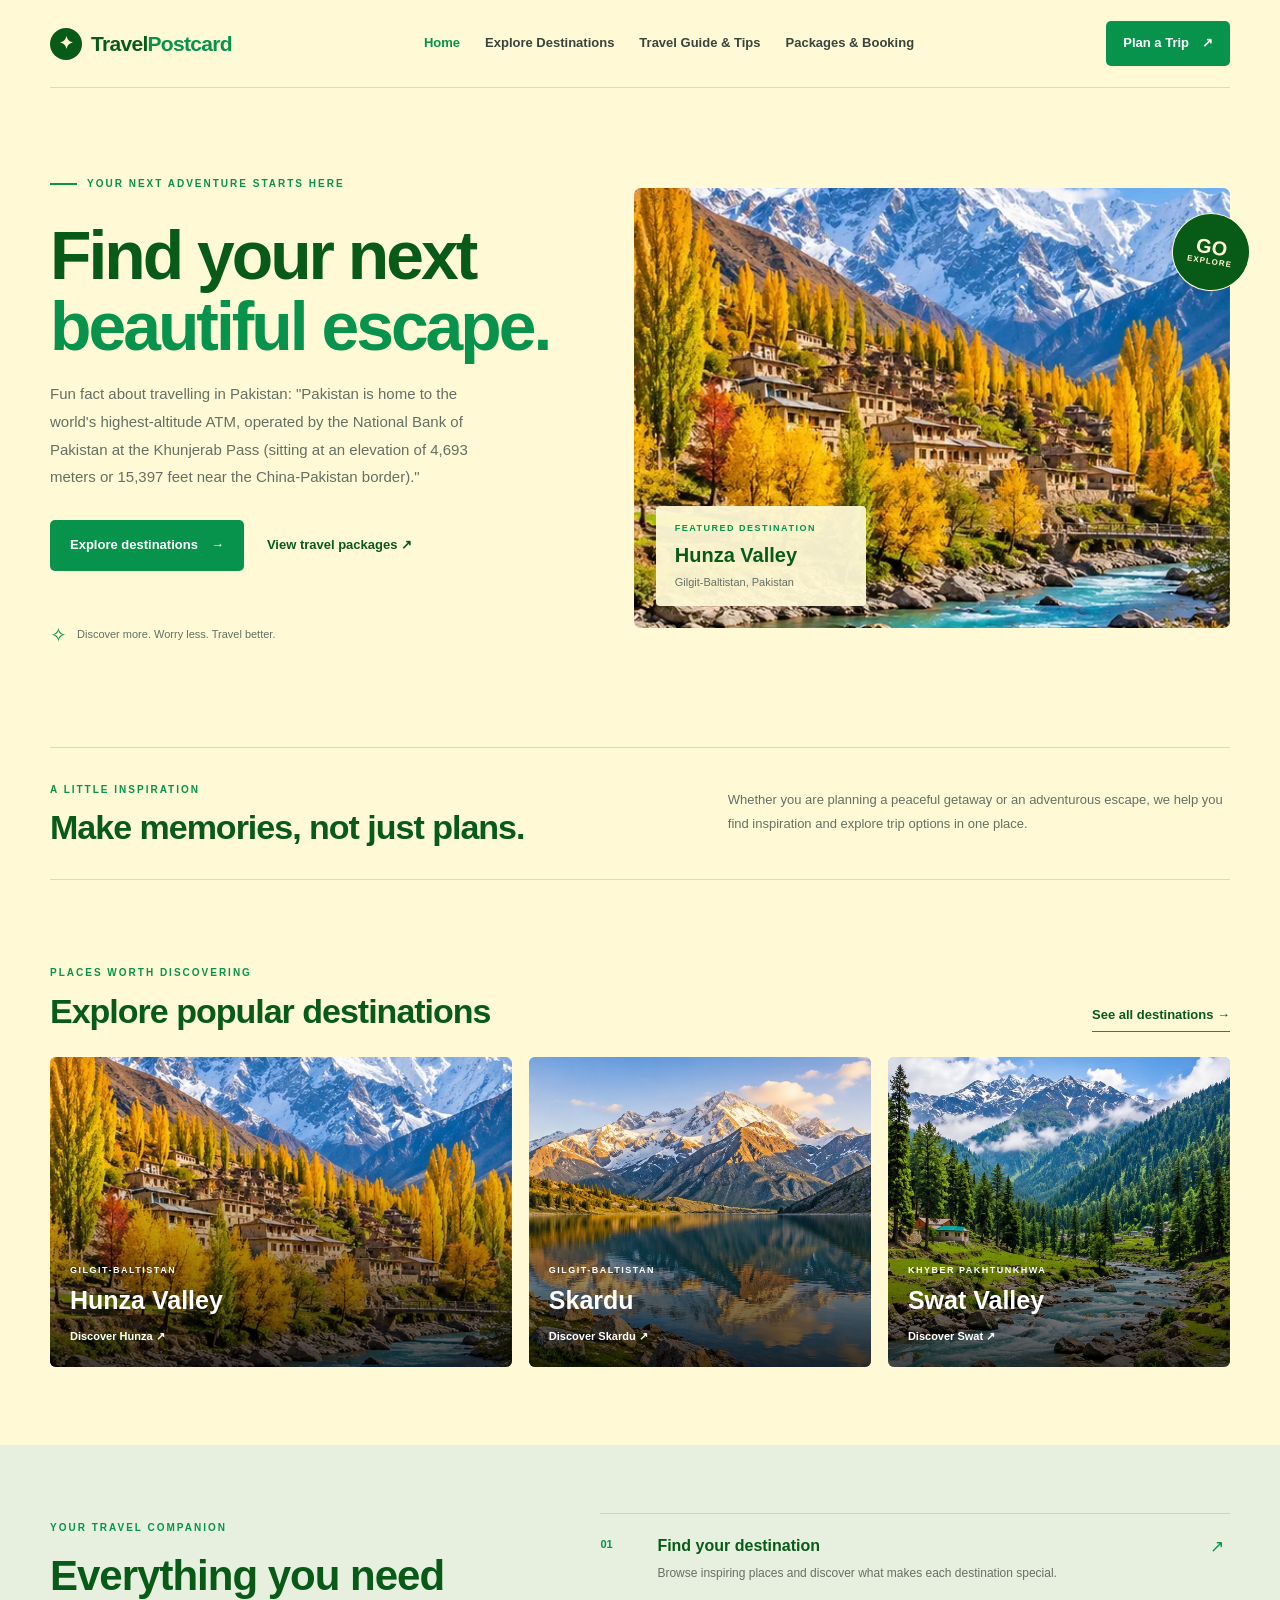
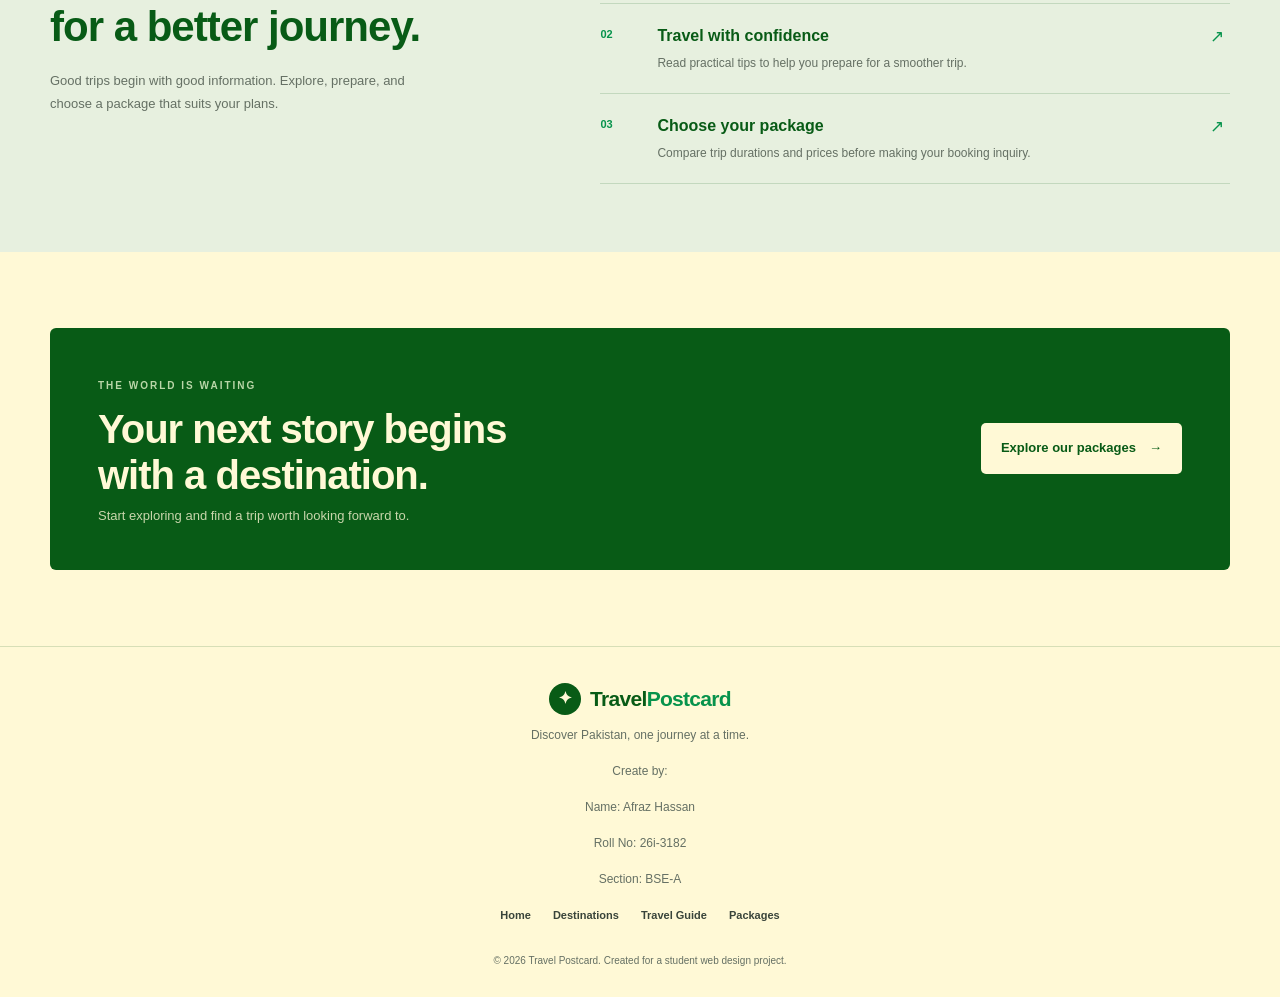
<file: index.html>
<!DOCTYPE html>
<html lang="en">
<head>
    <meta charset="UTF-8">
    <meta name="viewport" content="width=device-width, initial-scale=1.0">
    <meta name="description" content="Discover beautiful destinations in Pakistan, explore travel guides, and find a trip package for your next adventure.">
    <title>Travel Postcard | Discover Your Next Destination</title>
    <link rel="stylesheet" href="style.css">
</head>
<body>

    <!-- HEADER / NAVIGATION -->
    <header class="site-header">
        <a class="brand" href="index.html" aria-label="Travel Postcard home">
            <span class="brand-mark">✦</span>
            <span>Travel<span class="brand-accent">Postcard</span></span>
        </a>

        <nav class="main-nav" aria-label="Main navigation">
            <a class="active" href="index.html">Home</a>
            <a href="destinations.html">Explore Destinations</a>
            <a href="travel-guide.html">Travel Guide &amp; Tips</a>
            <a href="packages.html">Packages &amp; Booking</a>
        </nav>

        <a class="header-button" href="packages.html">Plan a Trip <span aria-hidden="true">↗</span></a>
    </header>

    <main>
        <!-- HERO SECTION -->
        <section class="hero">
            <div class="hero-content">
                <p class="eyebrow"><span class="eyebrow-line"></span> YOUR NEXT ADVENTURE STARTS HERE</p>
                <h1>Find your next<br><span>beautiful escape.</span></h1>
                <p class="hero-description">
                   Fun fact about travelling in Pakistan: "Pakistan is home to the world's highest-altitude ATM, operated by the National Bank of Pakistan at the Khunjerab Pass (sitting at an elevation of 4,693 meters or 15,397 feet near the China-Pakistan border)."
                </p>
                <div class="hero-actions">
                    <a class="button button-primary" href="destinations.html">Explore destinations <span aria-hidden="true">→</span></a>
                    <a class="text-link" href="packages.html">View travel packages <span aria-hidden="true">↗</span></a>
                </div>
                <div class="hero-note">
                    <span class="note-icon">✧</span>
                    <span>Discover more. Worry less. Travel better.</span>
                </div>
            </div>

            <div class="hero-visual">
                <!-- Uses your existing Hunza image. Keep the images folder beside this HTML file. -->
                <img src="images/hunza1.webp" alt="Illustrative mountain village and river landscape inspired by northern Pakistan"
                     onerror="this.onerror=null;this.src='images/hunza2.jpg';">
                <div class="image-label">
                    <span class="label-kicker">FEATURED DESTINATION</span>
                    <strong>Hunza Valley</strong>
                    <span>Gilgit-Baltistan, Pakistan</span>
                </div>
                <div class="floating-stamp" aria-hidden="true">GO<br><span>EXPLORE</span></div>
            </div>
        </section>

        <!-- INTRO / QUICK VALUE -->
        <section class="intro-strip">
            <div>
                <span class="section-kicker">A LITTLE INSPIRATION</span>
                <h2>Make memories, not just plans.</h2>
            </div>
            <p>
                Whether you are planning a peaceful getaway or an adventurous escape,
                we help you find inspiration and explore trip options in one place.
            </p>
        </section>

        <!-- FEATURED DESTINATIONS -->
        <section class="section destinations-section">
            <div class="section-heading">
                <div>
                    <span class="section-kicker">PLACES WORTH DISCOVERING</span>
                    <h2>Explore popular destinations</h2>
                </div>
                <a class="underlined-link" href="destinations.html">See all destinations <span aria-hidden="true">→</span></a>
            </div>

            <div class="destination-grid">
                <article class="destination-card destination-card-large">
                    <img src="images/hunza2.jpg" alt="Illustrative mountain village and river landscape inspired by Hunza"
                         onerror="this.style.display='none';">
                    <div class="destination-overlay">
                        <span>GILGIT-BALTISTAN</span>
                        <h3>Hunza Valley</h3>
                        <a href="destinations.html">Discover Hunza <span aria-hidden="true">↗</span></a>
                    </div>
                </article>

                <article class="destination-card">
                    <img src="images/skardu.jpg" alt="Illustrative alpine lake and snow-covered mountains inspired by Skardu"
                         onerror="this.style.display='none';">
                    <div class="destination-overlay">
                        <span>GILGIT-BALTISTAN</span>
                        <h3>Skardu</h3>
                        <a href="destinations.html">Discover Skardu <span aria-hidden="true">↗</span></a>
                    </div>
                </article>

                <article class="destination-card">
                    <img src="images/swat.jpg" alt="Illustrative green valley landscape inspired by Swat"
                         onerror="this.style.display='none';">
                    <div class="destination-overlay">
                        <span>KHYBER PAKHTUNKHWA</span>
                        <h3>Swat Valley</h3>
                        <a href="destinations.html">Discover Swat <span aria-hidden="true">↗</span></a>
                    </div>
                </article>
            </div>
        </section>

        <!-- WHY USE THIS WEBSITE -->
        <section class="why-section">
            <div class="why-heading">
                <span class="section-kicker">YOUR TRAVEL COMPANION</span>
                <h2>Everything you need<br>for a better journey.</h2>
                <p>Good trips begin with good information. Explore, prepare, and choose a package that suits your plans.</p>
            </div>

            <div class="feature-list">
                <article class="feature-item">
                    <span class="feature-number">01</span>
                    <div>
                        <h3>Find your destination</h3>
                        <p>Browse inspiring places and discover what makes each destination special.</p>
                    </div>
                    <span class="feature-arrow">↗</span>
                </article>
                <article class="feature-item">
                    <span class="feature-number">02</span>
                    <div>
                        <h3>Travel with confidence</h3>
                        <p>Read practical tips to help you prepare for a smoother trip.</p>
                    </div>
                    <span class="feature-arrow">↗</span>
                </article>
                <article class="feature-item">
                    <span class="feature-number">03</span>
                    <div>
                        <h3>Choose your package</h3>
                        <p>Compare trip durations and prices before making your booking inquiry.</p>
                    </div>
                    <span class="feature-arrow">↗</span>
                </article>
            </div>
        </section>

        <!-- CALL TO ACTION -->
        <section class="cta-section">
            <div>
                <span class="section-kicker">THE WORLD IS WAITING</span>
                <h2>Your next story begins<br>with a destination.</h2>
                <p>Start exploring and find a trip worth looking forward to.</p>
            </div>
            <a class="button button-light" href="packages.html">Explore our packages <span aria-hidden="true">→</span></a>
        </section>
    </main>

    <!-- FOOTER -->
    <footer class="site-footer">
        <a class="brand footer-brand" href="index.html">
            <span class="brand-mark">✦</span>
            <span>Travel<span class="brand-accent">Postcard</span></span>
        </a>
        <p>Discover Pakistan, one journey at a time.</p>
        <p>Create by:</p>
        <p>Name: Afraz Hassan</p>
        <p>Roll No: 26i-3182</p>
        <p>Section: BSE-A</p>
        <div class="footer-links">
            <a href="index.html">Home</a>
            <a href="destinations.html">Destinations</a>
            <a href="travel-guide.html">Travel Guide</a>
            <a href="packages.html">Packages</a>
        </div>
        <small>&copy; 2026 Travel Postcard. Created for a student web design project.</small>
    </footer>

</body>
</html>
</file>
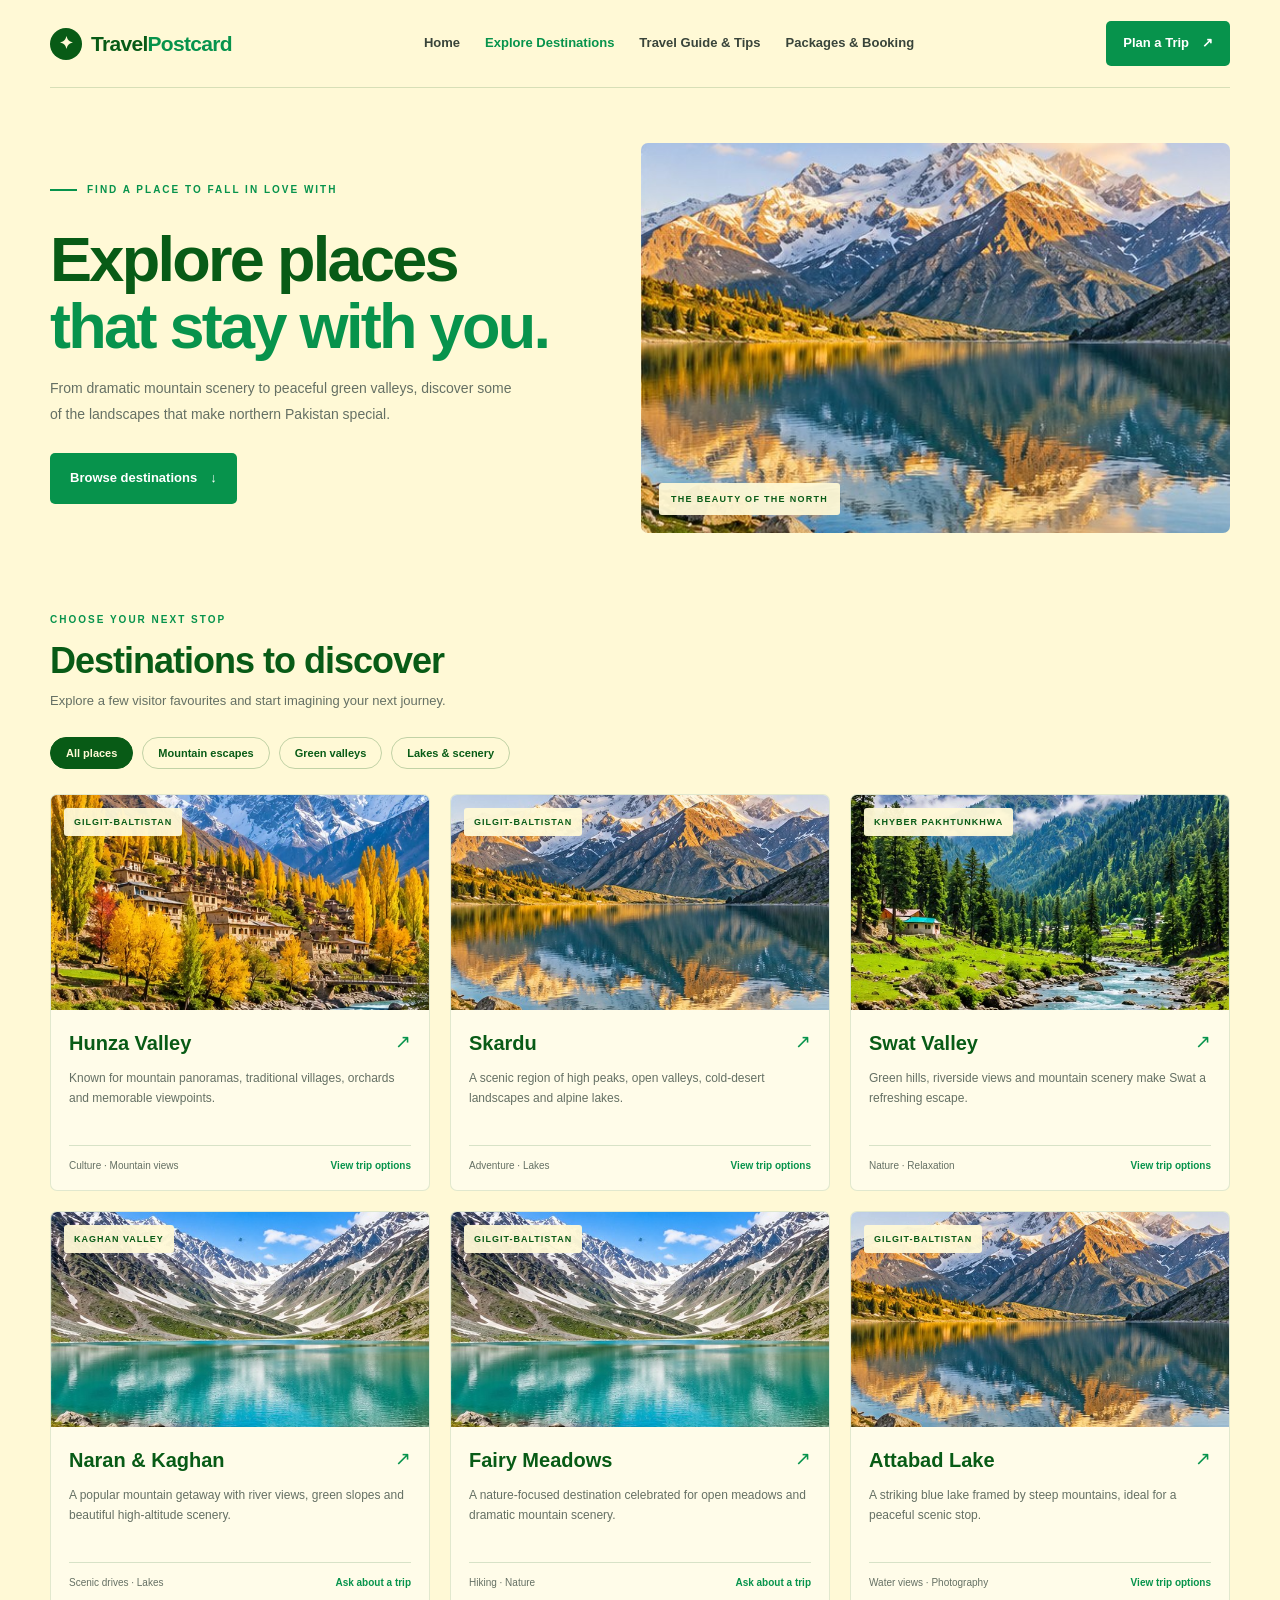
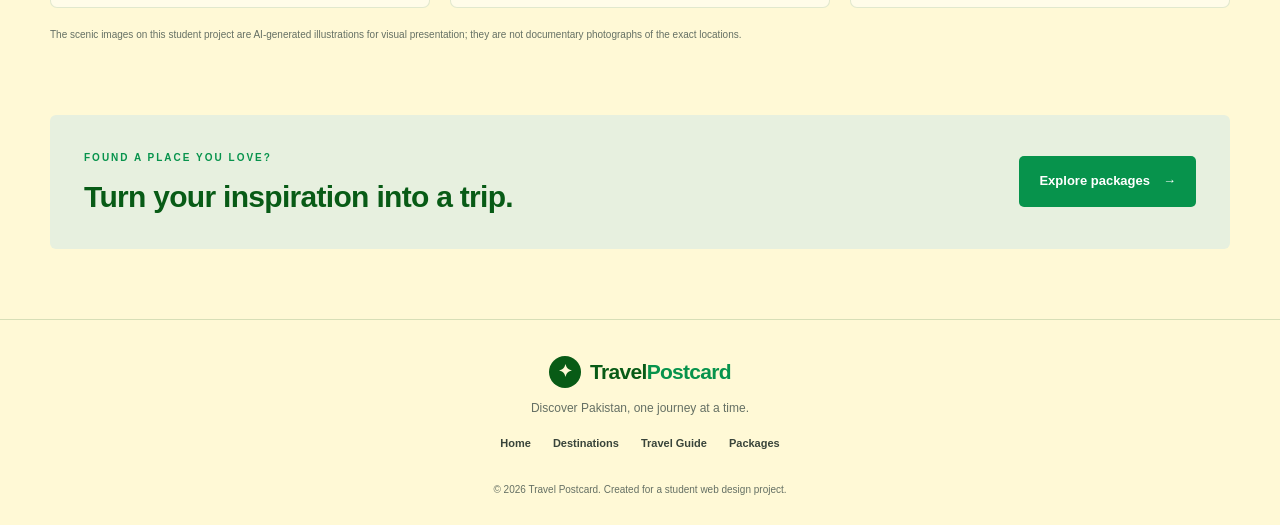
<file: destinations.html>
<!DOCTYPE html>
<html lang="en">
<head>
    <meta charset="UTF-8">
    <meta name="viewport" content="width=device-width, initial-scale=1.0">
    <meta name="description" content="Explore scenic destinations in northern Pakistan and find inspiration for your next trip.">
    <meta name="theme-color" content="#FFF9D6">
    <title>Explore Destinations | Travel Postcard</title>
    <link rel="stylesheet" href="style.css">
    <script src="site.js" defer></script>
</head>
<body>

<header class="site-header">
    <a class="brand" href="index.html" aria-label="Travel Postcard home">
        <span class="brand-mark">✦</span>
        <span>Travel<span class="brand-accent">Postcard</span></span>
    </a>
    <nav class="main-nav" aria-label="Main navigation">
        <a href="index.html" >Home</a>
        <a href="destinations.html" class="active">Explore Destinations</a>
        <a href="travel-guide.html" >Travel Guide &amp; Tips</a>
        <a href="packages.html" >Packages &amp; Booking</a>
    </nav>
    <a class="header-button" href="packages.html#booking">Plan a Trip <span aria-hidden="true">↗</span></a>
</header>

<main>

<section class="subpage-hero">
    <div class="subpage-hero-copy">
        <p class="eyebrow"><span class="eyebrow-line"></span> FIND A PLACE TO FALL IN LOVE WITH</p>
        <h1>Explore places<br><span>that stay with you.</span></h1>
        <p>From dramatic mountain scenery to peaceful green valleys, discover some of the landscapes that make northern Pakistan special.</p>
        <a class="button button-primary" href="#destination-list">Browse destinations <span aria-hidden="true">↓</span></a>
    </div>
    <div class="subpage-hero-image">
        <img src="images/skardu.jpg" alt="Illustrative mountain lake surrounded by snow-covered peaks">
        <span class="photo-caption">THE BEAUTY OF THE NORTH</span>
    </div>
</section>

<section class="subpage-section" id="destination-list">
    <div class="subpage-heading">
        <div><span class="section-kicker">CHOOSE YOUR NEXT STOP</span><h2>Destinations to discover</h2><p>Explore a few visitor favourites and start imagining your next journey.</p></div>
    </div>
    <div class="filter-bar" role="group" aria-label="Filter destinations">
        <button class="filter-button active" type="button" data-destination-filter="all" aria-pressed="true">All places</button>
        <button class="filter-button" type="button" data-destination-filter="mountains" aria-pressed="false">Mountain escapes</button>
        <button class="filter-button" type="button" data-destination-filter="valleys" aria-pressed="false">Green valleys</button>
        <button class="filter-button" type="button" data-destination-filter="lakes" aria-pressed="false">Lakes &amp; scenery</button>
    </div>

    <div class="destination-tiles">
        <article class="destination-tile" data-category="mountains valleys">
            <div class="tile-image"><img src="images/hunza1.webp" alt="Illustrative autumn mountain village and river landscape"><span class="tile-tag">GILGIT-BALTISTAN</span></div>
            <div class="tile-copy"><div class="tile-title-row"><h3>Hunza Valley</h3><span class="tile-symbol">↗</span></div><p>Known for mountain panoramas, traditional villages, orchards and memorable viewpoints.</p><div class="tile-bottom"><span>Culture · Mountain views</span><a href="packages.html?package=hunza-air-3-day#booking">View trip options</a></div></div>
        </article>
        <article class="destination-tile" data-category="mountains lakes">
            <div class="tile-image"><img src="images/skardu.jpg" alt="Illustrative clear alpine lake beneath snow-covered mountains"><span class="tile-tag">GILGIT-BALTISTAN</span></div>
            <div class="tile-copy"><div class="tile-title-row"><h3>Skardu</h3><span class="tile-symbol">↗</span></div><p>A scenic region of high peaks, open valleys, cold-desert landscapes and alpine lakes.</p><div class="tile-bottom"><span>Adventure · Lakes</span><a href="packages.html?package=hunza-skardu-air#booking">View trip options</a></div></div>
        </article>
        <article class="destination-tile" data-category="valleys mountains">
            <div class="tile-image"><img src="images/swat.jpg" alt="Illustrative green mountain valley with pine trees and river"><span class="tile-tag">KHYBER PAKHTUNKHWA</span></div>
            <div class="tile-copy"><div class="tile-title-row"><h3>Swat Valley</h3><span class="tile-symbol">↗</span></div><p>Green hills, riverside views and mountain scenery make Swat a refreshing escape.</p><div class="tile-bottom"><span>Nature · Relaxation</span><a href="packages.html?package=hunza-swat-karachi#booking">View trip options</a></div></div>
        </article>
        <article class="destination-tile" data-category="valleys lakes">
            <div class="tile-image"><img src="images/naran.jpg" alt="Illustrative turquoise alpine lake in a mountain valley"><span class="tile-tag">KAGHAN VALLEY</span></div>
            <div class="tile-copy"><div class="tile-title-row"><h3>Naran &amp; Kaghan</h3><span class="tile-symbol">↗</span></div><p>A popular mountain getaway with river views, green slopes and beautiful high-altitude scenery.</p><div class="tile-bottom"><span>Scenic drives · Lakes</span><a href="packages.html#booking">Ask about a trip</a></div></div>
        </article>
        <article class="destination-tile" data-category="mountains valleys">
            <div class="tile-image"><img src="images/fairy-meadows.jpg" alt="Illustrative alpine meadow at the foot of a dramatic snowy mountain"><span class="tile-tag">GILGIT-BALTISTAN</span></div>
            <div class="tile-copy"><div class="tile-title-row"><h3>Fairy Meadows</h3><span class="tile-symbol">↗</span></div><p>A nature-focused destination celebrated for open meadows and dramatic mountain scenery.</p><div class="tile-bottom"><span>Hiking · Nature</span><a href="packages.html#booking">Ask about a trip</a></div></div>
        </article>
        <article class="destination-tile" data-category="lakes mountains">
            <div class="tile-image"><img src="images/skardu.jpg" alt="Illustrative reflective lake and mountain landscape"><span class="tile-tag">GILGIT-BALTISTAN</span></div>
            <div class="tile-copy"><div class="tile-title-row"><h3>Attabad Lake</h3><span class="tile-symbol">↗</span></div><p>A striking blue lake framed by steep mountains, ideal for a peaceful scenic stop.</p><div class="tile-bottom"><span>Water views · Photography</span><a href="packages.html?package=hunza-air-3-day#booking">View trip options</a></div></div>
        </article>
    </div>
    <p class="filter-empty" hidden>No destinations match this filter. Choose another category.</p>
    <p class="visual-disclaimer">The scenic images on this student project are AI-generated illustrations for visual presentation; they are not documentary photographs of the exact locations.</p>
</section>

<section class="slim-cta"><div><span class="section-kicker">FOUND A PLACE YOU LOVE?</span><h2>Turn your inspiration into a trip.</h2></div><a class="button button-primary" href="packages.html">Explore packages <span aria-hidden="true">→</span></a></section>

</main>

<footer class="site-footer">
    <a class="brand footer-brand" href="index.html"><span class="brand-mark">✦</span><span>Travel<span class="brand-accent">Postcard</span></span></a>
    <p>Discover Pakistan, one journey at a time.</p>
    <div class="footer-links">
        <a href="index.html">Home</a><a href="destinations.html">Destinations</a>
        <a href="travel-guide.html">Travel Guide</a><a href="packages.html">Packages</a>
    </div>
    <small>&copy; 2026 Travel Postcard. Created for a student web design project.</small>
</footer>

</body>
</html>
</file>
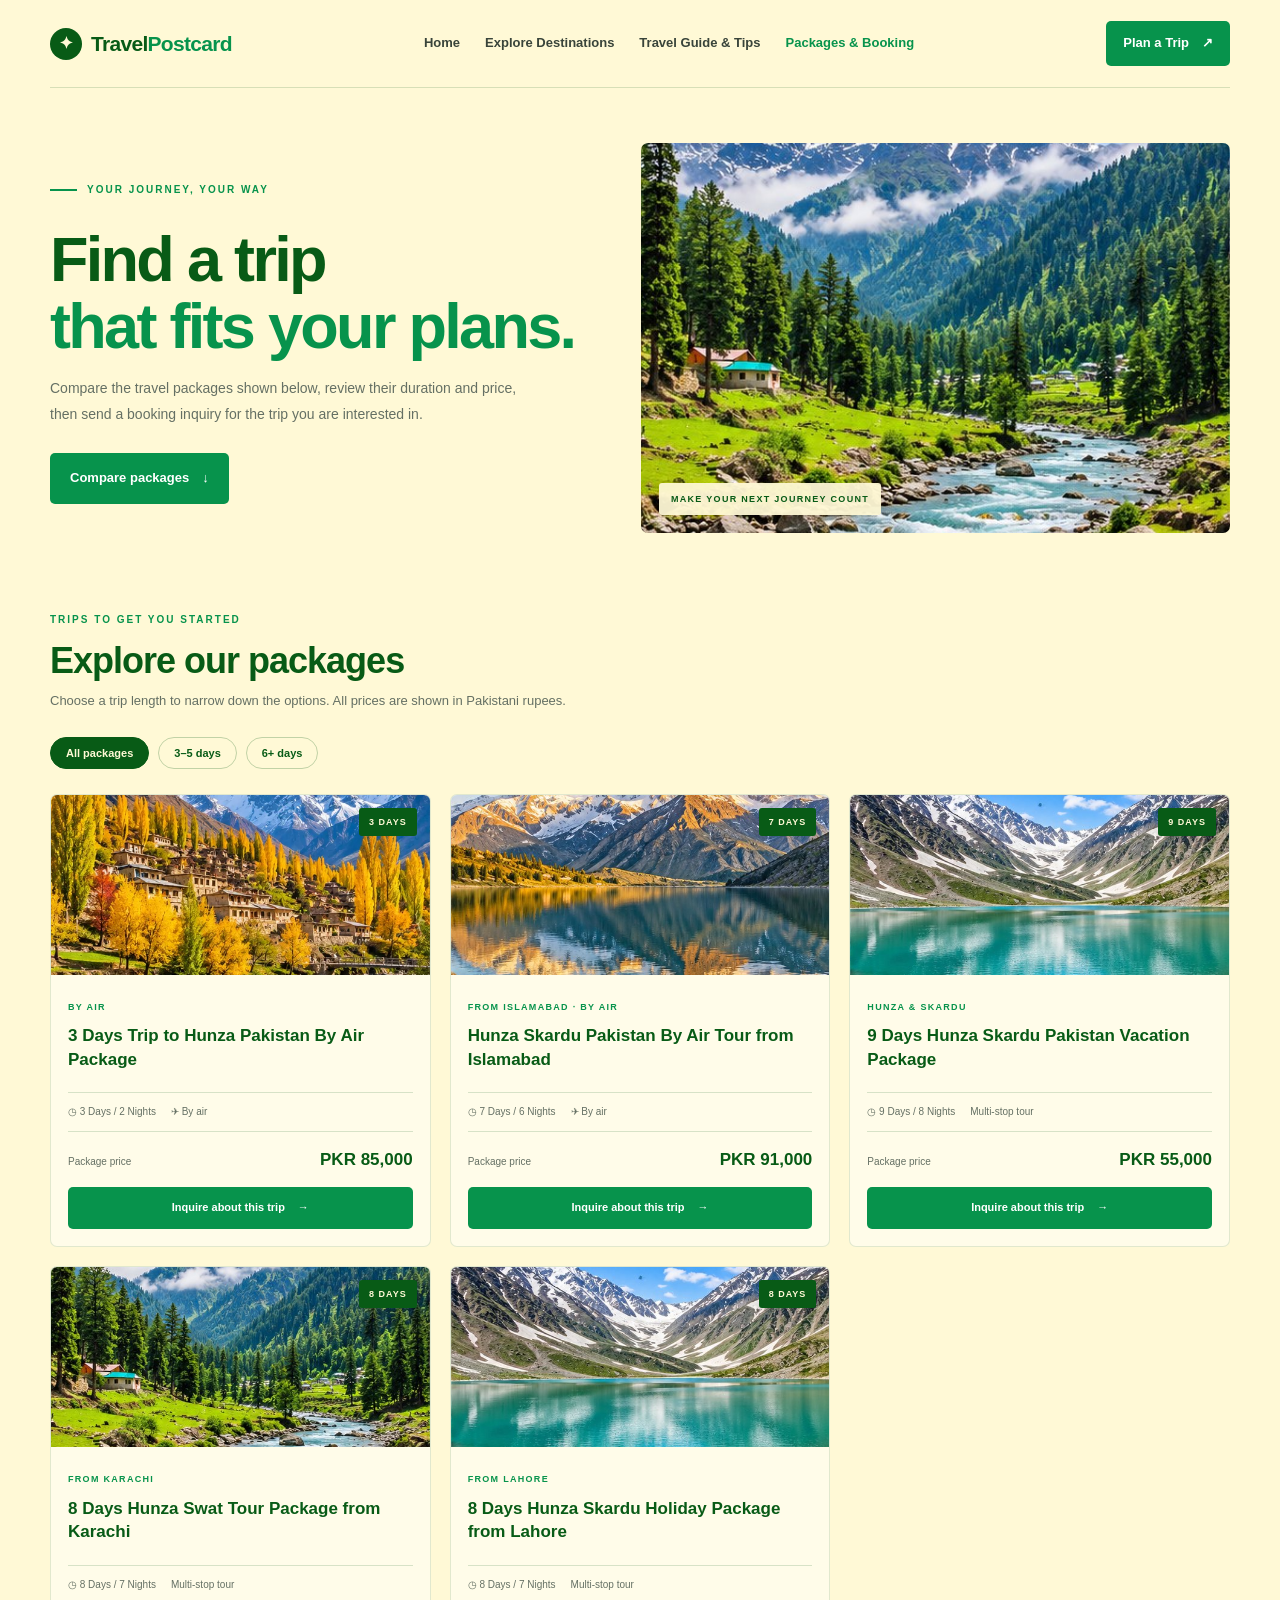
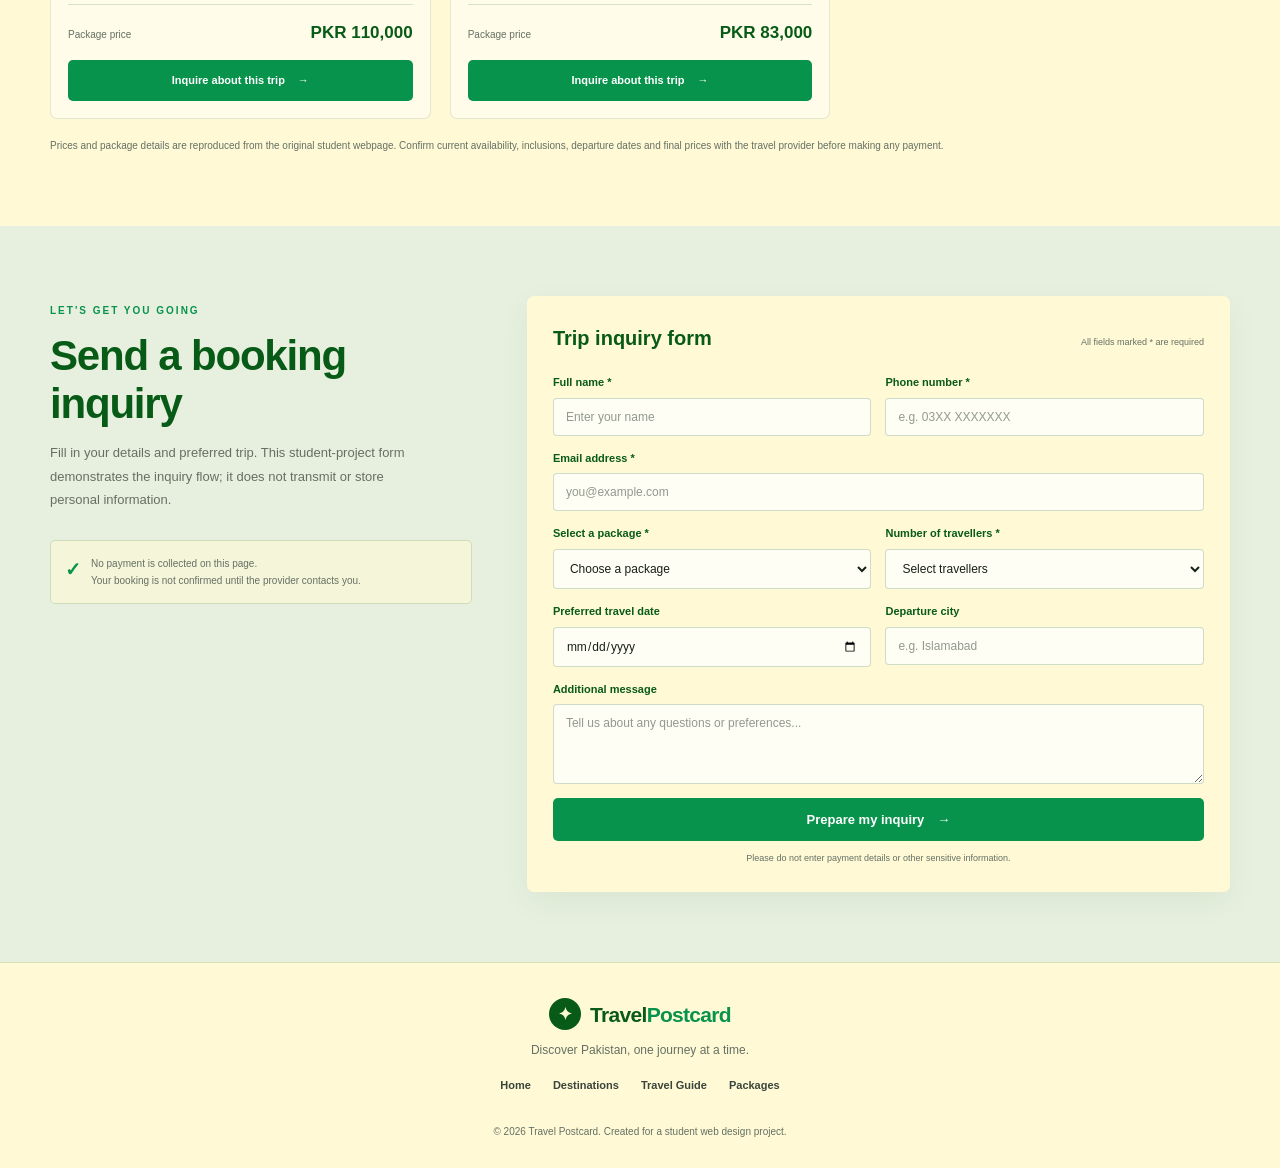
<file: packages.html>
<!DOCTYPE html>
<html lang="en">
<head>
    <meta charset="UTF-8">
    <meta name="viewport" content="width=device-width, initial-scale=1.0">
    <meta name="description" content="Compare tour package durations and prices and prepare a travel booking inquiry.">
    <meta name="theme-color" content="#FFF9D6">
    <title>Explore Packages and Booking | Travel Postcard</title>
    <link rel="stylesheet" href="style.css">
    <script src="site.js" defer></script>
</head>
<body>

<header class="site-header">
    <a class="brand" href="index.html" aria-label="Travel Postcard home">
        <span class="brand-mark">✦</span>
        <span>Travel<span class="brand-accent">Postcard</span></span>
    </a>
    <nav class="main-nav" aria-label="Main navigation">
        <a href="index.html" >Home</a>
        <a href="destinations.html" >Explore Destinations</a>
        <a href="travel-guide.html" >Travel Guide &amp; Tips</a>
        <a href="packages.html" class="active">Packages &amp; Booking</a>
    </nav>
    <a class="header-button" href="packages.html#booking">Plan a Trip <span aria-hidden="true">↗</span></a>
</header>

<main>

<section class="subpage-hero packages-hero">
    <div class="subpage-hero-copy">
        <p class="eyebrow"><span class="eyebrow-line"></span> YOUR JOURNEY, YOUR WAY</p>
        <h1>Find a trip<br><span>that fits your plans.</span></h1>
        <p>Compare the travel packages shown below, review their duration and price, then send a booking inquiry for the trip you are interested in.</p>
        <a class="button button-primary" href="#package-list">Compare packages <span aria-hidden="true">↓</span></a>
    </div>
    <div class="subpage-hero-image">
        <img src="images/swat.jpg" alt="Illustrative lush mountain valley and flowing river">
        <span class="photo-caption">MAKE YOUR NEXT JOURNEY COUNT</span>
    </div>
</section>

<section class="subpage-section" id="package-list">
    <div class="subpage-heading"><div><span class="section-kicker">TRIPS TO GET YOU STARTED</span><h2>Explore our packages</h2><p>Choose a trip length to narrow down the options. All prices are shown in Pakistani rupees.</p></div></div>
    <div class="filter-bar" role="group" aria-label="Filter packages by duration">
        <button class="filter-button active" type="button" data-package-filter="all" aria-pressed="true">All packages</button>
        <button class="filter-button" type="button" data-package-filter="short" aria-pressed="false">3–5 days</button>
        <button class="filter-button" type="button" data-package-filter="long" aria-pressed="false">6+ days</button>
    </div>
    <div class="package-grid">
        <article class="package-card" data-duration="short">
            <div class="package-image"><img src="images/hunza1.webp" alt="Illustrative autumn mountain valley"><span class="package-badge">3 DAYS</span></div>
            <div class="package-content"><span class="package-origin">BY AIR</span><h3>3 Days Trip to Hunza Pakistan By Air Package</h3><div class="package-info"><span>◷ 3 Days / 2 Nights</span><span>✈ By air</span></div><div class="package-price"><span>Package price</span><strong>PKR 85,000</strong></div><a class="button button-primary package-button" href="#booking" data-select-package="hunza-air-3-day">Inquire about this trip <span>→</span></a></div>
        </article>
        <article class="package-card" data-duration="long">
            <div class="package-image"><img src="images/skardu.jpg" alt="Illustrative alpine lake and high mountains"><span class="package-badge">7 DAYS</span></div>
            <div class="package-content"><span class="package-origin">FROM ISLAMABAD · BY AIR</span><h3>Hunza Skardu Pakistan By Air Tour from Islamabad</h3><div class="package-info"><span>◷ 7 Days / 6 Nights</span><span>✈ By air</span></div><div class="package-price"><span>Package price</span><strong>PKR 91,000</strong></div><a class="button button-primary package-button" href="#booking" data-select-package="hunza-skardu-air">Inquire about this trip <span>→</span></a></div>
        </article>
        <article class="package-card" data-duration="long">
            <div class="package-image"><img src="images/naran.jpg" alt="Illustrative mountain lake below snowy peaks"><span class="package-badge">9 DAYS</span></div>
            <div class="package-content"><span class="package-origin">HUNZA &amp; SKARDU</span><h3>9 Days Hunza Skardu Pakistan Vacation Package</h3><div class="package-info"><span>◷ 9 Days / 8 Nights</span><span>Multi-stop tour</span></div><div class="package-price"><span>Package price</span><strong>PKR 55,000</strong></div><a class="button button-primary package-button" href="#booking" data-select-package="hunza-skardu-9-day">Inquire about this trip <span>→</span></a></div>
        </article>
        <article class="package-card" data-duration="long">
            <div class="package-image"><img src="images/swat.jpg" alt="Illustrative green valley and mountain river"><span class="package-badge">8 DAYS</span></div>
            <div class="package-content"><span class="package-origin">FROM KARACHI</span><h3>8 Days Hunza Swat Tour Package from Karachi</h3><div class="package-info"><span>◷ 8 Days / 7 Nights</span><span>Multi-stop tour</span></div><div class="package-price"><span>Package price</span><strong>PKR 110,000</strong></div><a class="button button-primary package-button" href="#booking" data-select-package="hunza-swat-karachi">Inquire about this trip <span>→</span></a></div>
        </article>
        <article class="package-card" data-duration="long">
            <div class="package-image"><img src="images/fairy-meadows.jpg" alt="Illustrative meadow and mountain landscape"><span class="package-badge">8 DAYS</span></div>
            <div class="package-content"><span class="package-origin">FROM LAHORE</span><h3>8 Days Hunza Skardu Holiday Package from Lahore</h3><div class="package-info"><span>◷ 8 Days / 7 Nights</span><span>Multi-stop tour</span></div><div class="package-price"><span>Package price</span><strong>PKR 83,000</strong></div><a class="button button-primary package-button" href="#booking" data-select-package="hunza-skardu-lahore">Inquire about this trip <span>→</span></a></div>
        </article>
    </div>
    <p class="filter-empty" data-package-empty hidden>No packages match this duration. Choose another filter.</p>
    <p class="pricing-note">Prices and package details are reproduced from the original student webpage. Confirm current availability, inclusions, departure dates and final prices with the travel provider before making any payment.</p>
</section>

<section class="booking-section" id="booking">
    <div class="booking-intro"><span class="section-kicker">LET'S GET YOU GOING</span><h2>Send a booking inquiry</h2><p>Fill in your details and preferred trip. This student-project form demonstrates the inquiry flow; it does not transmit or store personal information.</p><div class="booking-assurance"><span>✓</span><p>No payment is collected on this page.<br>Your booking is not confirmed until the provider contacts you.</p></div></div>
    <form class="booking-form" id="booking-form">
        <div class="form-heading"><h3>Trip inquiry form</h3><span>All fields marked * are required</span></div>
        <div class="form-two-columns">
            <label>Full name *<input class="form-control" type="text" name="fullName" placeholder="Enter your name" required minlength="2" autocomplete="name"></label>
            <label>Phone number *<input class="form-control" type="tel" name="phone" placeholder="e.g. 03XX XXXXXXX" required autocomplete="tel"></label>
        </div>
        <label>Email address *<input class="form-control" type="email" name="email" placeholder="you@example.com" required autocomplete="email"></label>
        <div class="form-two-columns">
            <label>Select a package *<select class="form-control" name="package" id="package-select" required><option value="">Choose a package</option><option value="hunza-air-3-day">3 Days Trip to Hunza Pakistan By Air Package — PKR 85,000</option><option value="hunza-skardu-air">Hunza Skardu Pakistan By Air Tour from Islamabad — PKR 91,000</option><option value="hunza-skardu-9-day">9 Days Hunza Skardu Pakistan Vacation Package — PKR 55,000</option><option value="hunza-swat-karachi">8 Days Hunza Swat Tour Package from Karachi — PKR 110,000</option><option value="hunza-skardu-lahore">8 Days Hunza Skardu Holiday Package from Lahore — PKR 83,000</option></select></label>
            <label>Number of travellers *<select class="form-control" name="travellers" required><option value="">Select travellers</option><option>1</option><option>2</option><option>3</option><option>4</option><option>5</option><option>6+</option></select></label>
        </div>
        <div class="form-two-columns">
            <label>Preferred travel date<input class="form-control" type="date" name="travelDate" id="travel-date"></label>
            <label>Departure city<input class="form-control" type="text" name="departureCity" placeholder="e.g. Islamabad"></label>
        </div>
        <label>Additional message<textarea class="form-control" name="message" rows="4" placeholder="Tell us about any questions or preferences..."></textarea></label>
        <button class="button button-primary form-submit" type="submit">Prepare my inquiry <span aria-hidden="true">→</span></button>
        <p class="form-privacy">Please do not enter payment details or other sensitive information.</p>
        <div class="booking-feedback" id="booking-feedback" role="status" aria-live="polite" hidden></div>
    </form>
</section>

</main>

<footer class="site-footer">
    <a class="brand footer-brand" href="index.html"><span class="brand-mark">✦</span><span>Travel<span class="brand-accent">Postcard</span></span></a>
    <p>Discover Pakistan, one journey at a time.</p>
    <div class="footer-links">
        <a href="index.html">Home</a><a href="destinations.html">Destinations</a>
        <a href="travel-guide.html">Travel Guide</a><a href="packages.html">Packages</a>
    </div>
    <small>&copy; 2026 Travel Postcard. Created for a student web design project.</small>
</footer>

</body>
</html>
</file>
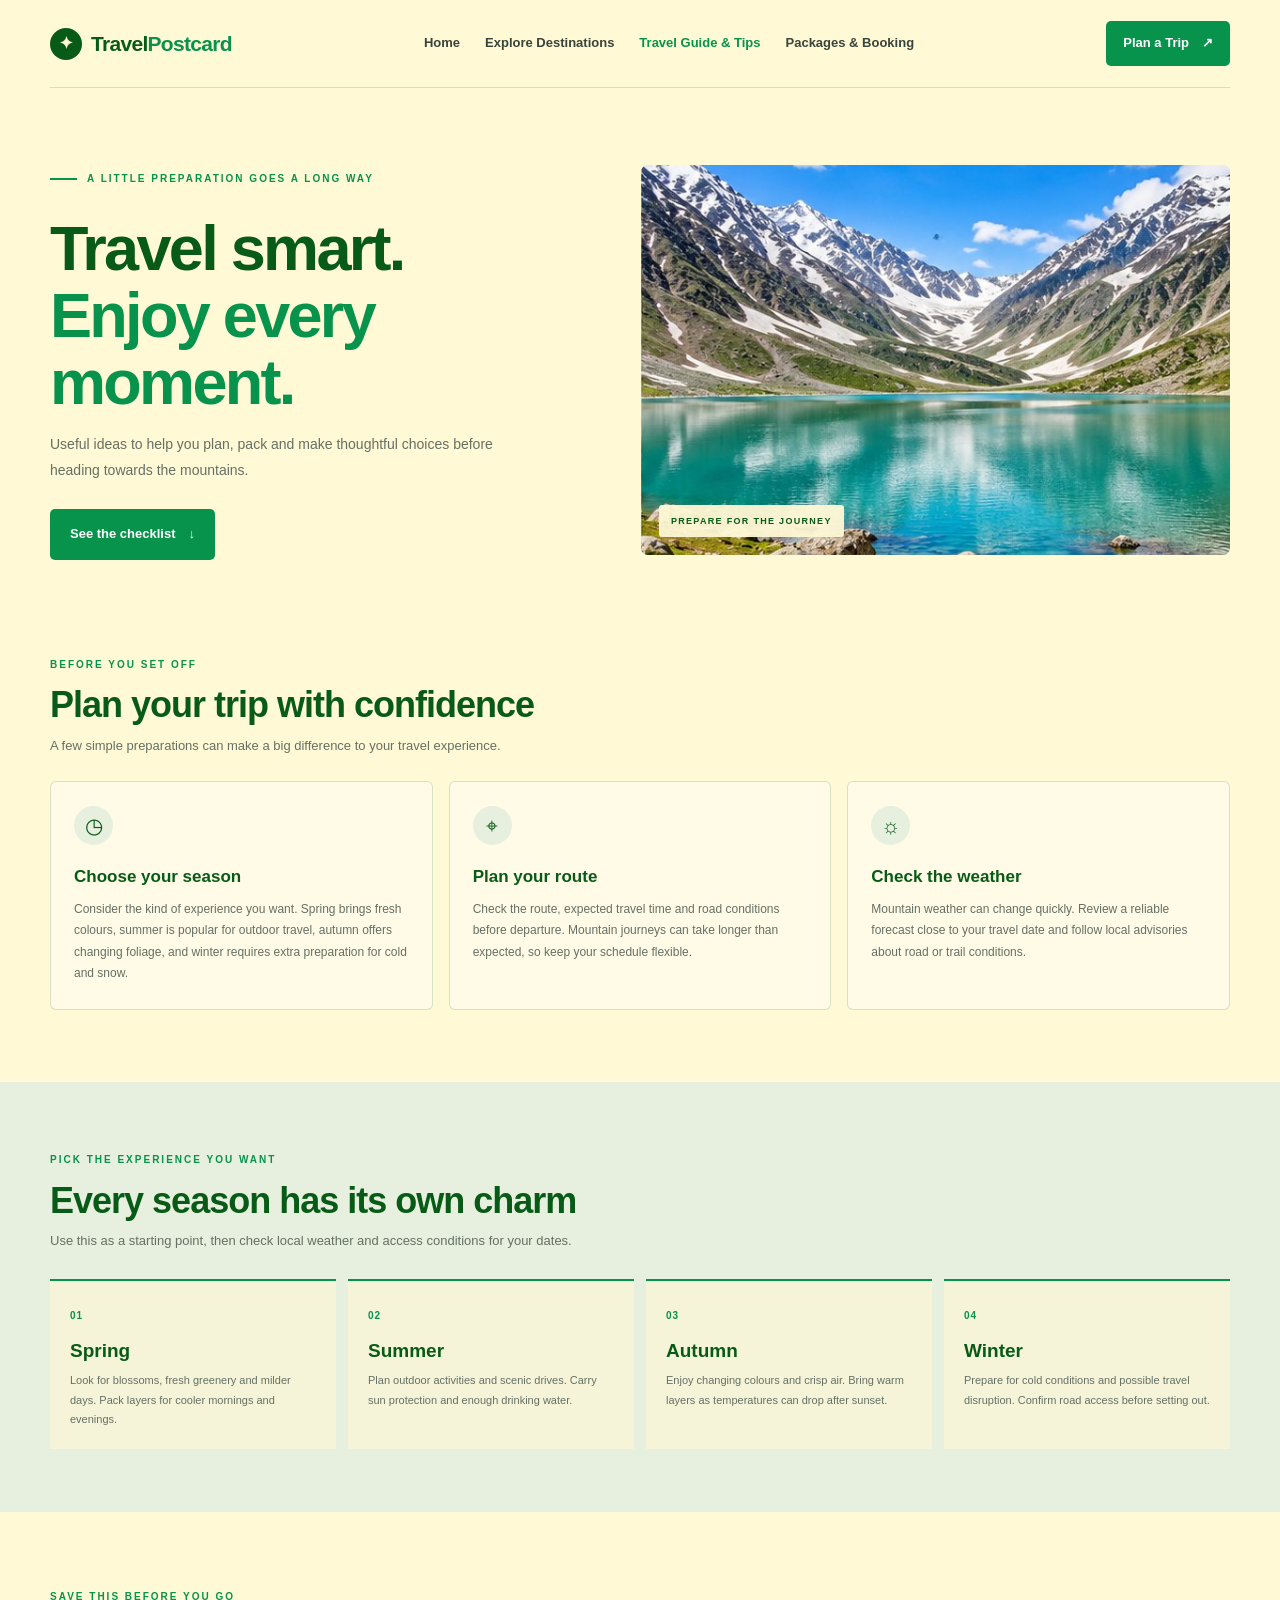
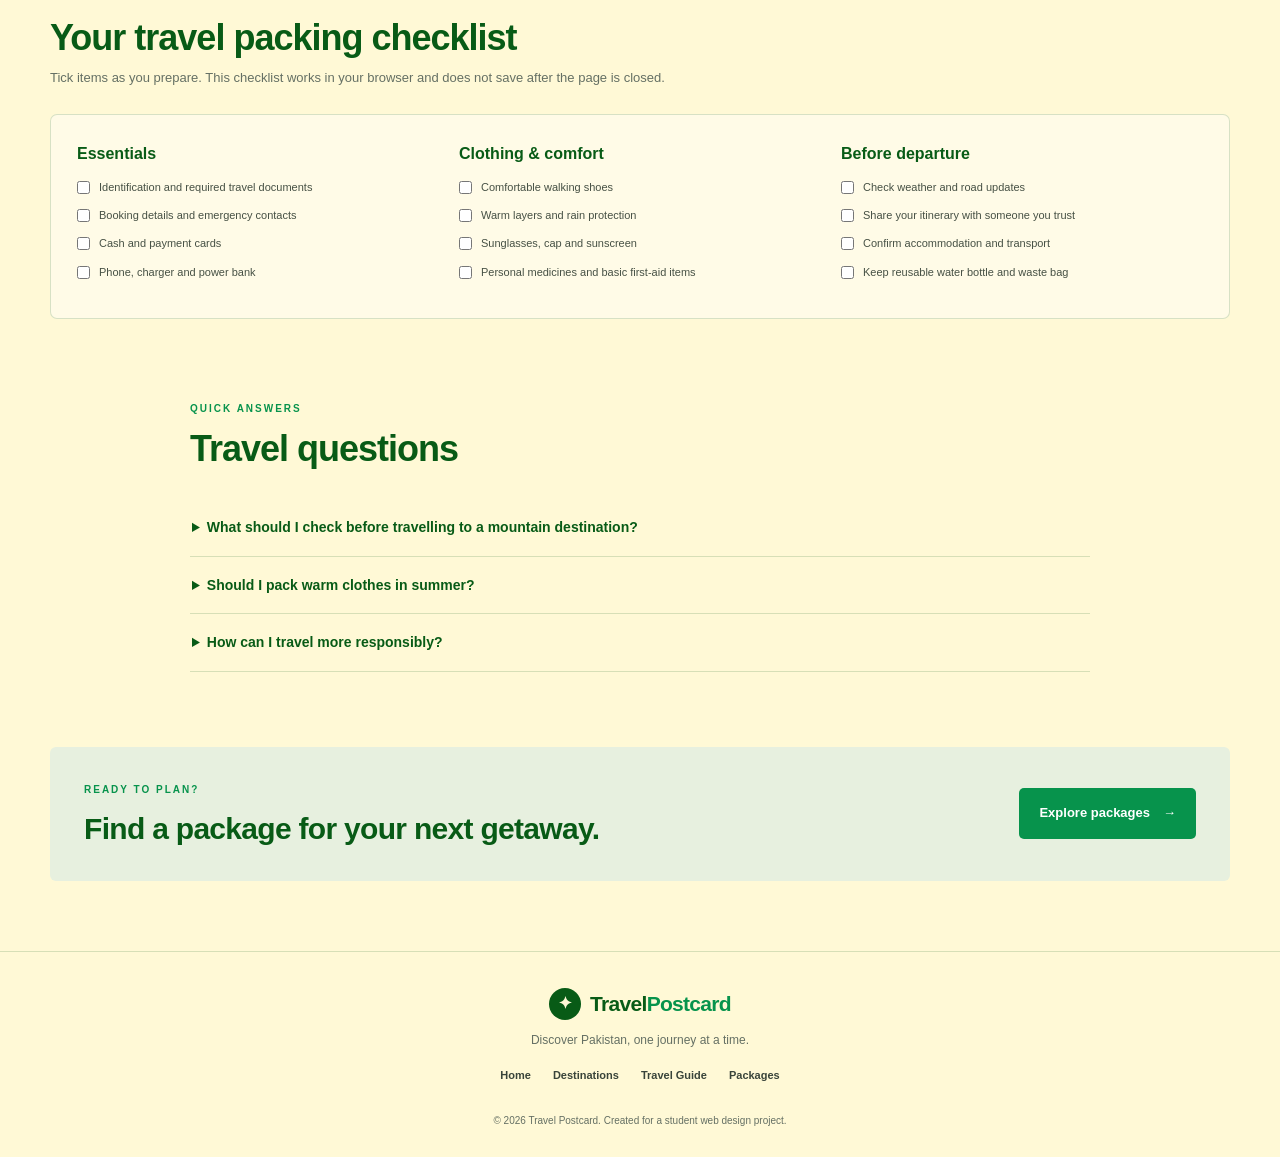
<file: travel-guide.html>
<!DOCTYPE html>
<html lang="en">
<head>
    <meta charset="UTF-8">
    <meta name="viewport" content="width=device-width, initial-scale=1.0">
    <meta name="description" content="Practical travel planning, packing and responsible travel tips for trips in Pakistan.">
    <meta name="theme-color" content="#FFF9D6">
    <title>Travel Guide and Tips | Travel Postcard</title>
    <link rel="stylesheet" href="style.css">
    <script src="site.js" defer></script>
</head>
<body>

<header class="site-header">
    <a class="brand" href="index.html" aria-label="Travel Postcard home">
        <span class="brand-mark">✦</span>
        <span>Travel<span class="brand-accent">Postcard</span></span>
    </a>
    <nav class="main-nav" aria-label="Main navigation">
        <a href="index.html" >Home</a>
        <a href="destinations.html" >Explore Destinations</a>
        <a href="travel-guide.html" class="active">Travel Guide &amp; Tips</a>
        <a href="packages.html" >Packages &amp; Booking</a>
    </nav>
    <a class="header-button" href="packages.html#booking">Plan a Trip <span aria-hidden="true">↗</span></a>
</header>

<main>

<section class="subpage-hero guide-hero">
    <div class="subpage-hero-copy">
        <p class="eyebrow"><span class="eyebrow-line"></span> A LITTLE PREPARATION GOES A LONG WAY</p>
        <h1>Travel smart.<br><span>Enjoy every moment.</span></h1>
        <p>Useful ideas to help you plan, pack and make thoughtful choices before heading towards the mountains.</p>
        <a class="button button-primary" href="#travel-checklist">See the checklist <span aria-hidden="true">↓</span></a>
    </div>
    <div class="subpage-hero-image">
        <img src="images/fairy-meadows.jpg" alt="Illustrative alpine meadow surrounded by high mountains">
        <span class="photo-caption">PREPARE FOR THE JOURNEY</span>
    </div>
</section>

<section class="subpage-section">
    <div class="subpage-heading"><div><span class="section-kicker">BEFORE YOU SET OFF</span><h2>Plan your trip with confidence</h2><p>A few simple preparations can make a big difference to your travel experience.</p></div></div>
    <div class="tip-grid">
        <article class="tip-card"><span class="tip-icon">◷</span><h3>Choose your season</h3><p>Consider the kind of experience you want. Spring brings fresh colours, summer is popular for outdoor travel, autumn offers changing foliage, and winter requires extra preparation for cold and snow.</p></article>
        <article class="tip-card"><span class="tip-icon">⌖</span><h3>Plan your route</h3><p>Check the route, expected travel time and road conditions before departure. Mountain journeys can take longer than expected, so keep your schedule flexible.</p></article>
        <article class="tip-card"><span class="tip-icon">☼</span><h3>Check the weather</h3><p>Mountain weather can change quickly. Review a reliable forecast close to your travel date and follow local advisories about road or trail conditions.</p></article>
    </div>
</section>

<section class="season-section">
    <div class="season-heading"><span class="section-kicker">PICK THE EXPERIENCE YOU WANT</span><h2>Every season has its own charm</h2><p>Use this as a starting point, then check local weather and access conditions for your dates.</p></div>
    <div class="season-grid">
        <article><span class="season-number">01</span><h3>Spring</h3><p>Look for blossoms, fresh greenery and milder days. Pack layers for cooler mornings and evenings.</p></article>
        <article><span class="season-number">02</span><h3>Summer</h3><p>Plan outdoor activities and scenic drives. Carry sun protection and enough drinking water.</p></article>
        <article><span class="season-number">03</span><h3>Autumn</h3><p>Enjoy changing colours and crisp air. Bring warm layers as temperatures can drop after sunset.</p></article>
        <article><span class="season-number">04</span><h3>Winter</h3><p>Prepare for cold conditions and possible travel disruption. Confirm road access before setting out.</p></article>
    </div>
</section>

<section class="subpage-section checklist-section" id="travel-checklist">
    <div class="subpage-heading"><div><span class="section-kicker">SAVE THIS BEFORE YOU GO</span><h2>Your travel packing checklist</h2><p>Tick items as you prepare. This checklist works in your browser and does not save after the page is closed.</p></div></div>
    <div class="checklist-panel">
        <div class="checklist-group"><h3>Essentials</h3><label><input type="checkbox"> Identification and required travel documents</label><label><input type="checkbox"> Booking details and emergency contacts</label><label><input type="checkbox"> Cash and payment cards</label><label><input type="checkbox"> Phone, charger and power bank</label></div>
        <div class="checklist-group"><h3>Clothing &amp; comfort</h3><label><input type="checkbox"> Comfortable walking shoes</label><label><input type="checkbox"> Warm layers and rain protection</label><label><input type="checkbox"> Sunglasses, cap and sunscreen</label><label><input type="checkbox"> Personal medicines and basic first-aid items</label></div>
        <div class="checklist-group"><h3>Before departure</h3><label><input type="checkbox"> Check weather and road updates</label><label><input type="checkbox"> Share your itinerary with someone you trust</label><label><input type="checkbox"> Confirm accommodation and transport</label><label><input type="checkbox"> Keep reusable water bottle and waste bag</label></div>
    </div>
</section>

<section class="faq-section">
    <div class="subpage-heading"><div><span class="section-kicker">QUICK ANSWERS</span><h2>Travel questions</h2></div></div>
    <details class="faq-item"><summary>What should I check before travelling to a mountain destination?</summary><p>Check the weather forecast, road and route updates, local guidance, accommodation confirmation and any travel requirements for your destination.</p></details>
    <details class="faq-item"><summary>Should I pack warm clothes in summer?</summary><p>It is sensible to pack at least one warm layer. Temperatures can vary with altitude, time of day and weather conditions.</p></details>
    <details class="faq-item"><summary>How can I travel more responsibly?</summary><p>Respect local communities and customs, avoid littering, use marked routes where appropriate, and leave natural places as you found them.</p></details>
</section>

<section class="slim-cta"><div><span class="section-kicker">READY TO PLAN?</span><h2>Find a package for your next getaway.</h2></div><a class="button button-primary" href="packages.html">Explore packages <span aria-hidden="true">→</span></a></section>

</main>

<footer class="site-footer">
    <a class="brand footer-brand" href="index.html"><span class="brand-mark">✦</span><span>Travel<span class="brand-accent">Postcard</span></span></a>
    <p>Discover Pakistan, one journey at a time.</p>
    <div class="footer-links">
        <a href="index.html">Home</a><a href="destinations.html">Destinations</a>
        <a href="travel-guide.html">Travel Guide</a><a href="packages.html">Packages</a>
    </div>
    <small>&copy; 2026 Travel Postcard. Created for a student web design project.</small>
</footer>

</body>
</html>
</file>
<file: style.css>
/* 
   Travel Postcard - shared visual theme
   Palette retained from the instructor-approved design:
   Cream: #FFF9D6 | Dark green: #085B16 | Button green: #07934C
*/

:root {
    --cream: #FFF9D6;
    --green-dark: #085B16;
    --green: #07934C;
    --green-soft: #E7F0DF;
    --ink: #172018;
    --muted: #657064;
    --white: #FFFFFF;
    --line: rgba(8, 91, 22, 0.16);
    --font-main: Helvetica, Arial, sans-serif;
}

* {
    box-sizing: border-box;
}

html {
    scroll-behavior: smooth;
}

body {
    margin: 0;
    background: var(--cream);
    color: var(--ink);
    font-family: var(--font-main);
    line-height: 1.6;
}

a {
    color: inherit;
    text-decoration: none;
}

img {
    display: block;
    max-width: 100%;
}

/* Header and navigation */
.site-header {
    width: min(1180px, calc(100% - 64px));
    margin: 0 auto;
    min-height: 88px;
    display: flex;
    align-items: center;
    justify-content: space-between;
    gap: 28px;
    border-bottom: 1px solid var(--line);
}

.brand {
    display: inline-flex;
    align-items: center;
    gap: 9px;
    color: var(--green-dark);
    font-size: 21px;
    font-weight: 800;
    letter-spacing: -0.7px;
    white-space: nowrap;
}

.brand-mark {
    display: grid;
    place-items: center;
    width: 32px;
    height: 32px;
    border-radius: 50%;
    background: var(--green-dark);
    color: var(--cream);
    font-size: 17px;
}

.brand-accent {
    color: var(--green);
}

.main-nav {
    display: flex;
    align-items: center;
    justify-content: center;
    gap: 25px;
}

.main-nav a,
.footer-links a {
    color: #39443A;
    font-size: 13px;
    font-weight: 600;
    transition: color 0.2s ease;
}

.main-nav a:hover,
.main-nav a.active,
.footer-links a:hover {
    color: var(--green);
}

.header-button,
.button {
    display: inline-flex;
    align-items: center;
    justify-content: center;
    gap: 13px;
    border-radius: 5px;
    font-size: 13px;
    font-weight: 700;
    transition: transform 0.2s ease, background 0.2s ease;
}

.header-button {
    padding: 12px 17px;
    color: var(--white);
    background: var(--green);
    white-space: nowrap;
}

.header-button:hover,
.button:hover {
    transform: translateY(-2px);
    background: var(--green-dark);
}

/* Hero */
.hero {
    width: min(1180px, calc(100% - 64px));
    margin: 58px auto 76px;
    display: grid;
    grid-template-columns: 0.94fr 1.06fr;
    align-items: center;
    gap: 55px;
}

.hero-content {
    padding: 20px 0;
}

.eyebrow,
.section-kicker {
    display: inline-flex;
    align-items: center;
    gap: 10px;
    color: var(--green);
    font-size: 10px;
    font-weight: 800;
    letter-spacing: 2px;
}

.eyebrow-line {
    width: 27px;
    height: 2px;
    background: var(--green);
}

.hero h1 {
    margin: 19px 0 18px;
    color: var(--green-dark);
    font-size: clamp(42px, 5.3vw, 68px);
    line-height: 1.04;
    letter-spacing: -3px;
    font-weight: 800;
}

.hero h1 span {
    color: var(--green);
}

.hero-description {
    max-width: 430px;
    margin: 0;
    color: var(--muted);
    font-size: 15px;
    line-height: 1.85;
}

.hero-actions {
    display: flex;
    align-items: center;
    flex-wrap: wrap;
    gap: 23px;
    margin-top: 29px;
}

.button-primary {
    padding: 15px 20px;
    color: var(--white);
    background: var(--green);
}

.text-link,
.underlined-link {
    color: var(--green-dark);
    font-size: 13px;
    font-weight: 700;
}

.text-link:hover,
.underlined-link:hover {
    color: var(--green);
}

.hero-note {
    display: flex;
    align-items: center;
    gap: 10px;
    margin-top: 48px;
    color: var(--muted);
    font-size: 11px;
}

.note-icon {
    color: var(--green);
    font-size: 20px;
}

.hero-visual {
    position: relative;
    min-height: 440px;
    border-radius: 7px;
    background: #D5DEC7;
}

.hero-visual > img {
    width: 100%;
    height: 440px;
    object-fit: cover;
    border-radius: 7px;
}

.image-label {
    position: absolute;
    left: 22px;
    bottom: 22px;
    display: flex;
    flex-direction: column;
    gap: 3px;
    min-width: 210px;
    padding: 15px 19px;
    border-radius: 4px;
    background: rgba(255, 249, 214, 0.94);
}

.label-kicker {
    color: var(--green);
    font-size: 9px;
    font-weight: 800;
    letter-spacing: 1.5px;
}

.image-label strong {
    color: var(--green-dark);
    font-size: 20px;
}

.image-label > span:last-child {
    color: var(--muted);
    font-size: 11px;
}

.floating-stamp {
    position: absolute;
    top: 25px;
    right: -20px;
    display: grid;
    place-content: center;
    width: 78px;
    height: 78px;
    border: 1px solid var(--cream);
    border-radius: 50%;
    background: var(--green-dark);
    color: var(--cream);
    text-align: center;
    font-size: 20px;
    font-weight: 800;
    line-height: 1.05;
    transform: rotate(9deg);
}

.floating-stamp span {
    font-size: 8px;
    letter-spacing: 1px;
}

/* Intro strip */
.intro-strip {
    width: min(1180px, calc(100% - 64px));
    margin: 0 auto;
    padding: 27px 0 31px;
    display: grid;
    grid-template-columns: 1fr 0.8fr;
    align-items: center;
    gap: 50px;
    border-top: 1px solid var(--line);
    border-bottom: 1px solid var(--line);
}

.intro-strip h2,
.section-heading h2,
.why-heading h2 {
    margin: 7px 0 0;
    color: var(--green-dark);
    font-size: clamp(25px, 3vw, 34px);
    line-height: 1.2;
    letter-spacing: -1px;
}

.intro-strip > p {
    margin: 0;
    color: var(--muted);
    font-size: 13px;
    line-height: 1.8;
}

/* Destinations */
.section {
    width: min(1180px, calc(100% - 64px));
    margin: 78px auto;
}

.section-heading {
    display: flex;
    align-items: end;
    justify-content: space-between;
    gap: 20px;
    margin-bottom: 25px;
}

.underlined-link {
    padding-bottom: 5px;
    border-bottom: 1px solid var(--green);
    white-space: nowrap;
}

.destination-grid {
    display: grid;
    grid-template-columns: 1.35fr 1fr 1fr;
    gap: 17px;
}

.destination-card {
    position: relative;
    min-height: 310px;
    overflow: hidden;
    border-radius: 6px;
    background: #B8C9A8;
}

.destination-card img {
    position: absolute;
    inset: 0;
    width: 100%;
    height: 100%;
    object-fit: cover;
    transition: transform 0.5s ease;
}

.destination-card:hover img {
    transform: scale(1.05);
}

.destination-card::after {
    position: absolute;
    inset: 35% 0 0;
    content: "";
    background: linear-gradient(transparent, rgba(0, 0, 0, 0.72));
}

.destination-overlay {
    position: absolute;
    z-index: 1;
    right: 20px;
    bottom: 19px;
    left: 20px;
    color: var(--white);
}

.destination-overlay > span {
    font-size: 9px;
    font-weight: 700;
    letter-spacing: 1.5px;
}

.destination-overlay h3 {
    margin: 4px 0 7px;
    font-size: 25px;
    line-height: 1.2;
}

.destination-overlay a {
    font-size: 11px;
    font-weight: 700;
}

.destination-overlay a:hover {
    text-decoration: underline;
}

.image-note {
    margin: 12px 0 0;
    color: var(--muted);
    font-size: 10px;
}

.image-note code {
    color: var(--green-dark);
}

/* Why choose this website */
.why-section {
    padding: 68px max(32px, calc((100% - 1180px) / 2));
    display: grid;
    grid-template-columns: 0.85fr 1.15fr;
    gap: 85px;
    background: var(--green-soft);
}

.why-heading h2 {
    margin-top: 13px;
    font-size: clamp(29px, 3.5vw, 42px);
}

.why-heading > p {
    max-width: 360px;
    margin-top: 17px;
    color: var(--muted);
    font-size: 13px;
    line-height: 1.8;
}

.feature-list {
    border-top: 1px solid var(--line);
}

.feature-item {
    display: grid;
    grid-template-columns: 42px 1fr 20px;
    align-items: start;
    gap: 15px;
    padding: 19px 0;
    border-bottom: 1px solid var(--line);
}

.feature-number {
    padding-top: 3px;
    color: var(--green);
    font-size: 11px;
    font-weight: 800;
}

.feature-item h3 {
    margin: 0;
    color: var(--green-dark);
    font-size: 16px;
}

.feature-item p {
    margin: 5px 0 0;
    color: var(--muted);
    font-size: 12px;
    line-height: 1.7;
}

.feature-arrow {
    color: var(--green);
    font-size: 17px;
}

/* Call to action */
.cta-section {
    width: min(1180px, calc(100% - 64px));
    margin: 76px auto;
    padding: 43px 48px;
    display: flex;
    align-items: center;
    justify-content: space-between;
    gap: 25px;
    border-radius: 6px;
    background: var(--green-dark);
}

.cta-section .section-kicker {
    color: #B9D6A8;
}

.cta-section h2 {
    margin: 10px 0 8px;
    color: var(--cream);
    font-size: clamp(27px, 3.5vw, 40px);
    line-height: 1.15;
    letter-spacing: -1px;
}

.cta-section p {
    margin: 0;
    color: rgba(255, 249, 214, 0.78);
    font-size: 13px;
}

.button-light {
    padding: 15px 20px;
    background: var(--cream);
    color: var(--green-dark);
    white-space: nowrap;
}

.button-light:hover {
    background: var(--white);
    color: var(--green-dark);
}

/* Footer */
.site-footer {
    padding: 35px 32px 25px;
    border-top: 1px solid var(--line);
    text-align: center;
}

.footer-brand {
    justify-content: center;
}

.site-footer > p {
    margin: 10px 0 17px;
    color: var(--muted);
    font-size: 12px;
}

.footer-links {
    display: flex;
    justify-content: center;
    flex-wrap: wrap;
    gap: 22px;
    margin-bottom: 22px;
}

.footer-links a {
    font-size: 11px;
}

.site-footer small {
    color: var(--muted);
    font-size: 10px;
}

/* Responsive layout for tablets and phones */
@media (max-width: 900px) {
    .site-header {
        width: min(100% - 40px, 700px);
        padding: 18px 0;
        flex-wrap: wrap;
    }

    .main-nav {
        order: 3;
        width: 100%;
        justify-content: flex-start;
        flex-wrap: wrap;
        gap: 12px 20px;
    }

    .hero,
    .intro-strip,
    .section {
        width: min(100% - 40px, 700px);
    }

    .hero {
        grid-template-columns: 1fr;
        gap: 30px;
        margin-top: 35px;
    }

    .hero-visual,
    .hero-visual > img {
        min-height: 350px;
        height: 350px;
    }

    .floating-stamp {
        right: 12px;
    }

    .destination-grid {
        grid-template-columns: 1fr 1fr;
    }

    .destination-card-large {
        grid-column: 1 / -1;
    }

    .why-section {
        padding: 55px 30px;
        grid-template-columns: 1fr;
        gap: 25px;
    }
}

@media (max-width: 560px) {
    .site-header {
        width: calc(100% - 32px);
        gap: 14px;
    }

    .brand {
        font-size: 18px;
    }

    .header-button {
        padding: 10px 12px;
        font-size: 11px;
    }

    .main-nav {
        gap: 10px 15px;
    }

    .main-nav a {
        font-size: 11px;
    }

    .hero,
    .intro-strip,
    .section,
    .cta-section {
        width: calc(100% - 32px);
    }

    .hero {
        margin: 30px auto 50px;
    }

    .hero h1 {
        font-size: 45px;
        letter-spacing: -2px;
    }

    .hero-visual,
    .hero-visual > img {
        min-height: 290px;
        height: 290px;
    }

    .image-label {
        left: 12px;
        bottom: 12px;
    }

    .intro-strip {
        grid-template-columns: 1fr;
        gap: 12px;
    }

    .section-heading {
        align-items: flex-start;
        flex-direction: column;
    }

    .destination-grid {
        grid-template-columns: 1fr;
    }

    .destination-card,
    .destination-card-large {
        grid-column: auto;
        min-height: 260px;
    }

    .why-section {
        padding: 45px 20px;
    }

    .cta-section {
        margin: 50px auto;
        padding: 30px 23px;
        align-items: flex-start;
        flex-direction: column;
    }

    .footer-links {
        gap: 12px 17px;
    }
}


/* Shared styles for the three added pages */
.subpage-hero {
    width: min(1180px, calc(100% - 64px));
    margin: 55px auto 68px;
    display: grid;
    grid-template-columns: 0.95fr 1.05fr;
    align-items: center;
    gap: 58px;
}
.subpage-hero-copy { padding: 18px 0; }
.subpage-hero h1 {
    margin: 18px 0 17px;
    color: var(--green-dark);
    font-size: clamp(40px, 5vw, 63px);
    line-height: 1.06;
    letter-spacing: -2.7px;
}
.subpage-hero h1 span { color: var(--green); }
.subpage-hero-copy > p:not(.eyebrow) {
    max-width: 475px;
    color: var(--muted);
    font-size: 14px;
    line-height: 1.85;
    margin: 0 0 25px;
}
.subpage-hero-image {
    position: relative;
    min-height: 390px;
    border-radius: 7px;
    overflow: hidden;
    background: #D5DEC7;
}
.subpage-hero-image img { width: 100%; height: 390px; object-fit: cover; }
.photo-caption {
    position: absolute;
    left: 18px;
    bottom: 18px;
    padding: 9px 12px;
    border-radius: 3px;
    background: rgba(255, 249, 214, 0.94);
    color: var(--green-dark);
    font-size: 9px;
    font-weight: 800;
    letter-spacing: 1.3px;
}
.subpage-section { width: min(1180px, calc(100% - 64px)); margin: 72px auto; }
.subpage-heading { display: flex; justify-content: space-between; align-items: end; margin-bottom: 24px; }
.subpage-heading h2, .season-heading h2 {
    margin: 8px 0 5px;
    color: var(--green-dark);
    font-size: clamp(27px, 3vw, 36px);
    line-height: 1.2;
    letter-spacing: -1px;
}
.subpage-heading p, .season-heading > p {
    margin: 8px 0 0;
    color: var(--muted);
    font-size: 13px;
    line-height: 1.75;
}
.filter-bar { display: flex; gap: 9px; flex-wrap: wrap; margin: 22px 0 25px; }
.filter-button {
    padding: 9px 15px;
    border: 1px solid rgba(8, 91, 22, 0.25);
    border-radius: 30px;
    background: transparent;
    color: var(--green-dark);
    font: 700 11px var(--font-main);
    cursor: pointer;
    transition: background .2s ease, color .2s ease, border-color .2s ease;
}
.filter-button:hover, .filter-button.active { background: var(--green-dark); color: var(--cream); border-color: var(--green-dark); }
.filter-button:focus-visible, a:focus-visible, button:focus-visible, input:focus-visible, select:focus-visible, textarea:focus-visible, summary:focus-visible {
    outline: 3px solid rgba(7, 147, 76, .35);
    outline-offset: 3px;
}
.destination-tiles { display: grid; grid-template-columns: repeat(3, 1fr); gap: 20px; }
.destination-tile, .package-card {
    overflow: hidden;
    border: 1px solid rgba(8, 91, 22, .12);
    border-radius: 7px;
    background: rgba(255,255,255,.46);
    transition: transform .2s ease, box-shadow .2s ease;
}
.destination-tile:hover, .package-card:hover { transform: translateY(-3px); box-shadow: 0 12px 30px rgba(35, 64, 35, .10); }
.tile-image, .package-image { position: relative; height: 215px; overflow: hidden; background: #D5DEC7; }
.tile-image img, .package-image img { width: 100%; height: 100%; object-fit: cover; transition: transform .45s ease; }
.destination-tile:hover .tile-image img, .package-card:hover .package-image img { transform: scale(1.04); }
.tile-tag, .package-badge {
    position: absolute; top: 13px; left: 13px;
    padding: 7px 10px; border-radius: 3px;
    background: rgba(255,249,214,.95); color: var(--green-dark);
    font-size: 9px; font-weight: 800; letter-spacing: 1px;
}
.tile-copy { padding: 17px 18px 16px; }
.tile-title-row { display: flex; justify-content: space-between; align-items: center; }
.tile-title-row h3 { margin: 0; color: var(--green-dark); font-size: 20px; }
.tile-symbol { color: var(--green); font-size: 19px; }
.tile-copy > p { min-height: 62px; margin: 9px 0 15px; color: var(--muted); font-size: 12px; line-height: 1.7; }
.tile-bottom { display: flex; justify-content: space-between; gap: 10px; align-items: center; padding-top: 12px; border-top: 1px solid var(--line); }
.tile-bottom span { color: var(--muted); font-size: 10px; }
.tile-bottom a { color: var(--green); font-size: 10px; font-weight: 800; white-space: nowrap; }
.visual-disclaimer, .pricing-note { margin: 18px 0 0; color: var(--muted); font-size: 10px; line-height: 1.7; }
.filter-empty { color: var(--muted); font-size: 13px; padding: 22px; text-align: center; border: 1px dashed var(--line); border-radius: 6px; }
.slim-cta {
    width: min(1180px, calc(100% - 64px)); margin: 70px auto;
    padding: 28px 34px; display: flex; align-items: center; justify-content: space-between; gap: 25px;
    background: var(--green-soft); border-radius: 6px;
}
.slim-cta h2 { margin: 5px 0 0; color: var(--green-dark); font-size: clamp(22px, 3vw, 30px); letter-spacing: -.7px; }
/* Guide and tips */
.tip-grid { display: grid; grid-template-columns: repeat(3, 1fr); gap: 16px; }
.tip-card { padding: 24px 23px; border: 1px solid var(--line); border-radius: 6px; background: rgba(255,255,255,.42); }
.tip-icon { display: grid; place-items: center; width: 39px; height: 39px; margin-bottom: 18px; border-radius: 50%; background: var(--green-soft); color: var(--green-dark); font-size: 21px; }
.tip-card h3 { margin: 0 0 8px; color: var(--green-dark); font-size: 17px; }
.tip-card p { margin: 0; color: var(--muted); font-size: 12px; line-height: 1.8; }
.season-section { padding: 63px max(32px, calc((100% - 1180px) / 2)); background: var(--green-soft); }
.season-heading { max-width: 650px; margin-bottom: 26px; }
.season-grid { display: grid; grid-template-columns: repeat(4, 1fr); gap: 12px; }
.season-grid article { padding: 20px; border-top: 2px solid var(--green); background: rgba(255,249,214,.58); }
.season-number { color: var(--green); font-size: 10px; font-weight: 800; letter-spacing: 1px; }
.season-grid h3 { margin: 10px 0 5px; color: var(--green-dark); font-size: 19px; }
.season-grid p { margin: 0; color: var(--muted); font-size: 11px; line-height: 1.75; }
.checklist-section { margin-top: 70px; }
.checklist-panel { display: grid; grid-template-columns: repeat(3, 1fr); gap: 20px; padding: 26px; border: 1px solid var(--line); border-radius: 7px; background: rgba(255,255,255,.42); }
.checklist-group h3 { margin: 0 0 13px; color: var(--green-dark); font-size: 16px; }
.checklist-group label { display: flex; gap: 9px; align-items: flex-start; margin: 11px 0; color: #465044; font-size: 11px; line-height: 1.55; cursor: pointer; }
.checklist-group input { margin: 2px 0 0; accent-color: var(--green); }
.faq-section { width: min(900px, calc(100% - 64px)); margin: 75px auto; }
.faq-item { padding: 17px 2px; border-bottom: 1px solid var(--line); }
.faq-item summary { color: var(--green-dark); font-size: 14px; font-weight: 700; cursor: pointer; }
.faq-item p { max-width: 750px; margin: 11px 0 0; color: var(--muted); font-size: 12px; line-height: 1.8; }
/* Packages and booking */
.package-grid { display: grid; grid-template-columns: repeat(3, 1fr); gap: 19px; }
.package-image { height: 180px; }
.package-badge { left: auto; right: 13px; background: var(--green-dark); color: var(--cream); }
.package-content { padding: 17px; }
.package-origin { color: var(--green); font-size: 9px; font-weight: 800; letter-spacing: 1.3px; }
.package-content h3 { min-height: 55px; margin: 7px 0 13px; color: var(--green-dark); font-size: 17px; line-height: 1.4; }
.package-info { display: flex; flex-wrap: wrap; gap: 8px 15px; padding: 11px 0; border-top: 1px solid var(--line); border-bottom: 1px solid var(--line); color: var(--muted); font-size: 10px; }
.package-price { display: flex; align-items: baseline; justify-content: space-between; gap: 10px; padding: 14px 0; }
.package-price span { color: var(--muted); font-size: 10px; }
.package-price strong { color: var(--green-dark); font-size: 17px; }
.package-button { width: 100%; padding: 12px 13px; font-size: 11px; }
.booking-section { display: grid; grid-template-columns: .75fr 1.25fr; gap: 55px; padding: 70px max(32px, calc((100% - 1180px) / 2)); background: var(--green-soft); }
.booking-intro h2 { margin: 10px 0; color: var(--green-dark); font-size: clamp(30px, 3.5vw, 42px); line-height: 1.15; letter-spacing: -1.2px; }
.booking-intro > p { max-width: 360px; color: var(--muted); font-size: 13px; line-height: 1.8; }
.booking-assurance { display: flex; gap: 10px; align-items: flex-start; margin-top: 28px; padding: 14px; border: 1px solid var(--line); border-radius: 5px; background: rgba(255,249,214,.6); }
.booking-assurance > span { color: var(--green); font-size: 19px; font-weight: 800; }
.booking-assurance p { margin: 0; color: var(--muted); font-size: 10px; line-height: 1.7; }
.booking-form { padding: 26px; border-radius: 7px; background: var(--cream); box-shadow: 0 10px 30px rgba(8,91,22,.06); }
.form-heading { display: flex; align-items: baseline; justify-content: space-between; gap: 12px; margin-bottom: 20px; }
.form-heading h3 { margin: 0; color: var(--green-dark); font-size: 20px; }
.form-heading span { color: var(--muted); font-size: 9px; }
.booking-form > label, .form-two-columns label { display: block; margin-bottom: 14px; color: var(--green-dark); font-size: 11px; font-weight: 700; }
.form-two-columns { display: grid; grid-template-columns: 1fr 1fr; gap: 14px; }
.form-control { display: block; width: 100%; margin-top: 6px; padding: 11px 12px; border: 1px solid rgba(8,91,22,.2); border-radius: 4px; background: #fffef5; color: var(--ink); font: 12px var(--font-main); }
.form-control::placeholder { color: #92998e; }
.form-control:focus { outline: none; border-color: var(--green); box-shadow: 0 0 0 3px rgba(7,147,76,.1); }
.form-control textarea { resize: vertical; }
.form-submit { width: 100%; border: 0; cursor: pointer; padding: 14px; }
.form-privacy { margin: 10px 0 0; color: var(--muted); font-size: 9px; text-align: center; }
.booking-feedback { margin-top: 16px; padding: 14px; border: 1px solid rgba(7,147,76,.35); border-radius: 5px; background: #eef6e9; color: var(--green-dark); font-size: 12px; line-height: 1.7; }
.booking-feedback strong { display: block; margin-bottom: 4px; }
[hidden] { display: none !important; }
@media (max-width: 950px) {
    .subpage-hero, .booking-section { grid-template-columns: 1fr; gap: 28px; }
    .subpage-hero { width: min(100% - 40px, 720px); }
    .subpage-hero-image, .subpage-hero-image img { min-height: 330px; height: 330px; }
    .destination-tiles, .package-grid { grid-template-columns: repeat(2, 1fr); }
    .tip-grid { grid-template-columns: 1fr 1fr; }
    .season-grid { grid-template-columns: repeat(2, 1fr); }
    .checklist-panel { grid-template-columns: 1fr 1fr; }
    .subpage-section { width: min(100% - 40px, 720px); }
    .slim-cta { width: min(100% - 40px, 720px); }
}
@media (max-width: 560px) {
    .subpage-hero { width: calc(100% - 32px); margin: 30px auto 48px; }
    .subpage-hero h1 { font-size: 43px; letter-spacing: -2px; }
    .subpage-hero-image, .subpage-hero-image img { min-height: 270px; height: 270px; }
    .subpage-section, .faq-section { width: calc(100% - 32px); margin: 52px auto; }
    .destination-tiles, .package-grid, .tip-grid, .season-grid, .checklist-panel { grid-template-columns: 1fr; }
    .tile-copy > p, .package-content h3 { min-height: 0; }
    .slim-cta { width: calc(100% - 32px); margin: 50px auto; padding: 24px; align-items: flex-start; flex-direction: column; }
    .booking-section { padding: 48px 16px; }
    .booking-form { padding: 19px 16px; }
    .form-two-columns { grid-template-columns: 1fr; gap: 0; }
    .form-heading { align-items: flex-start; flex-direction: column; gap: 4px; }
}
@media (prefers-reduced-motion: reduce) {
    html { scroll-behavior: auto; }
    *, *::before, *::after { transition-duration: .01ms !important; animation-duration: .01ms !important; }
}
</file>
